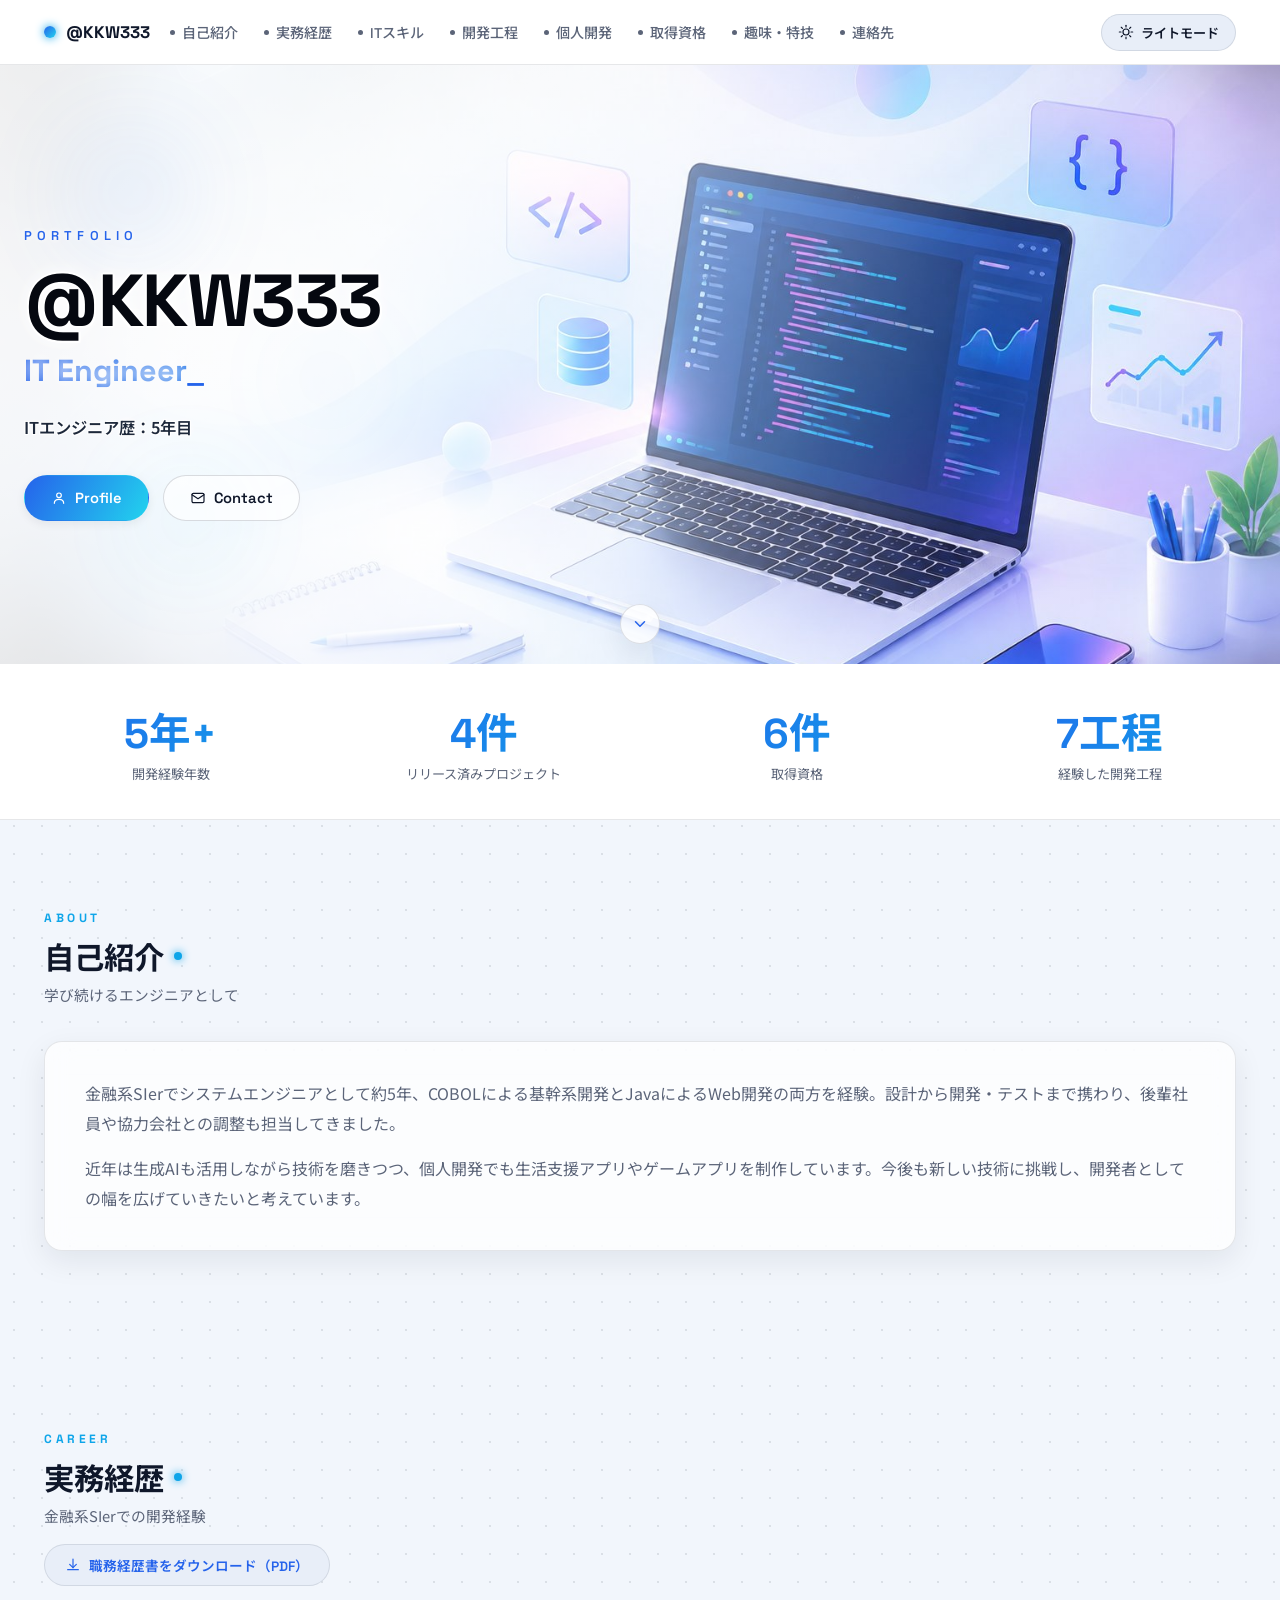
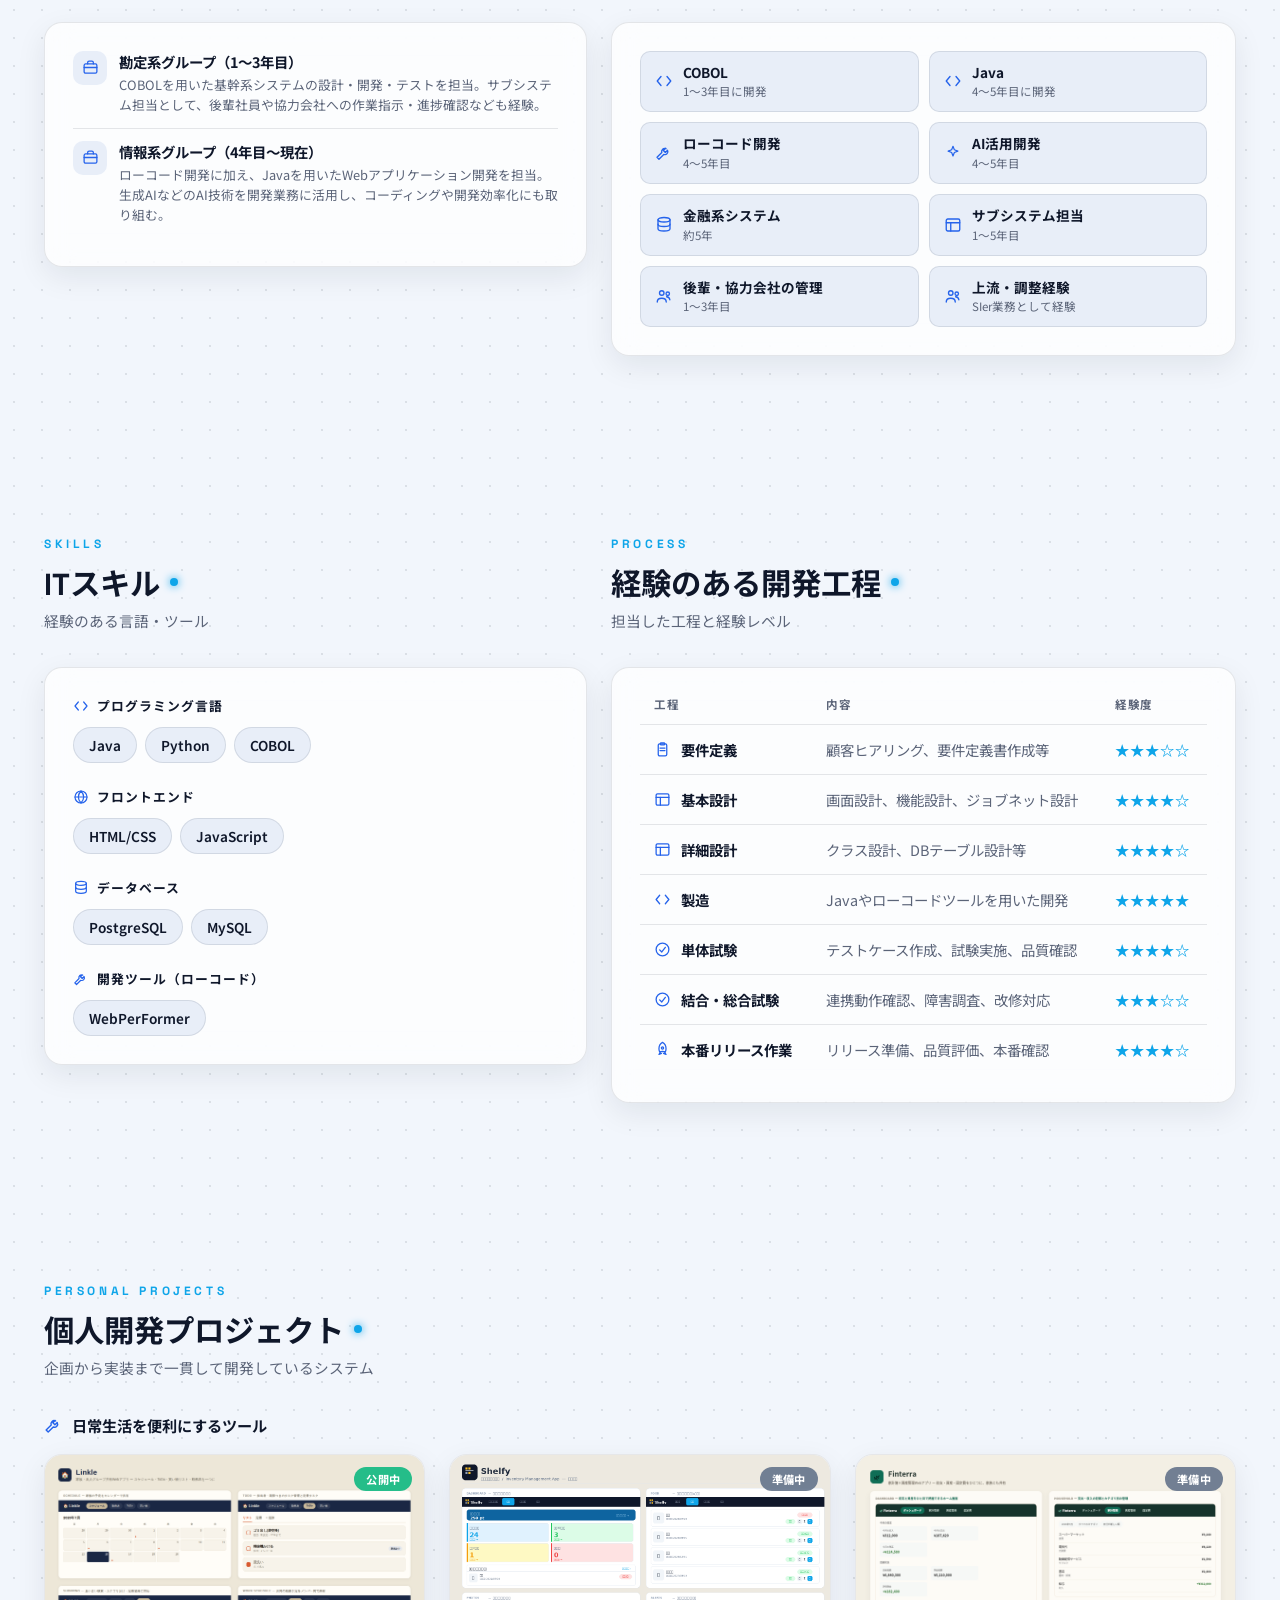
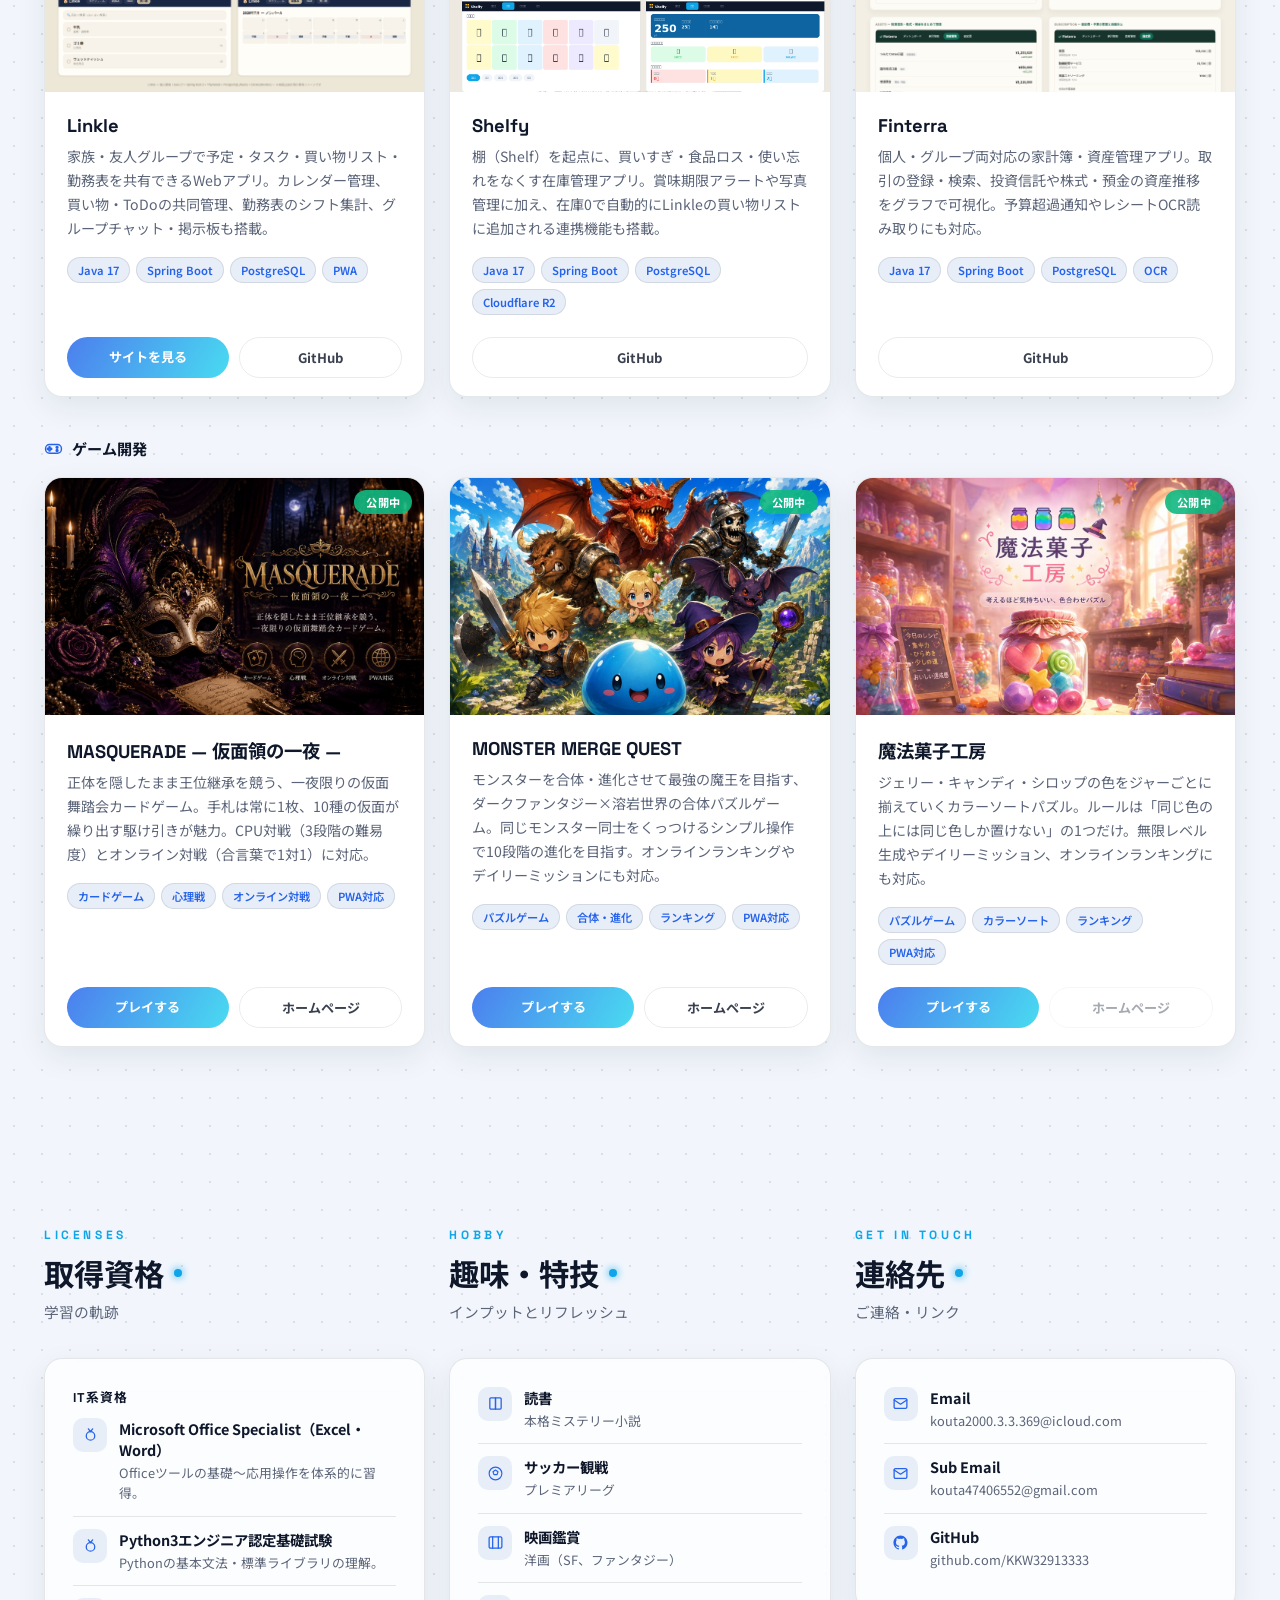
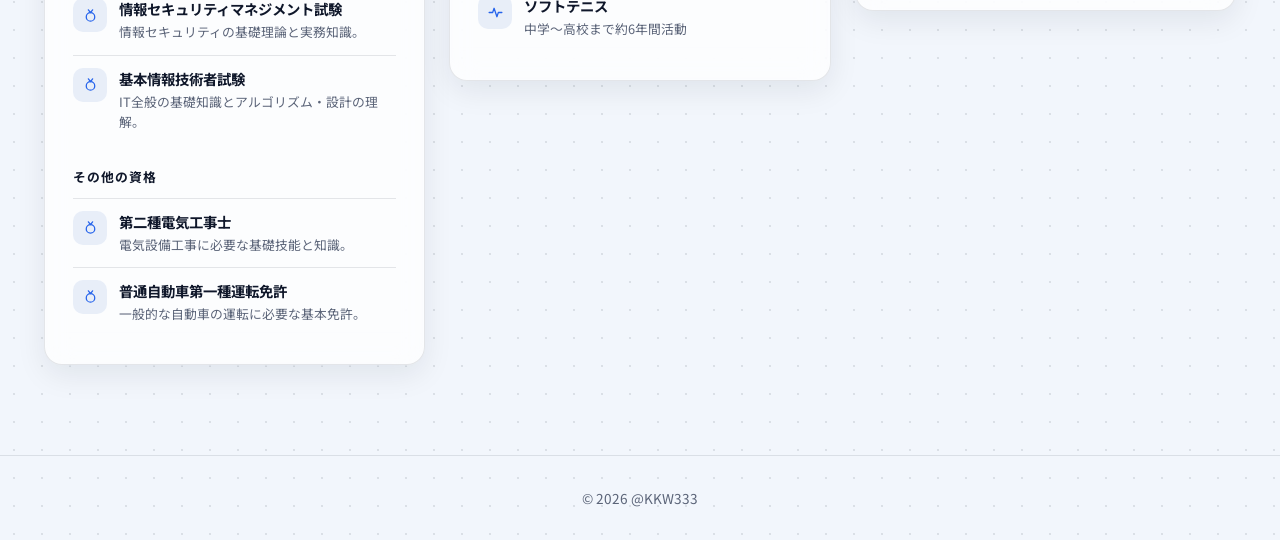
<file: index.html>
<!DOCTYPE html>
<html lang="ja">
<head>
  <meta charset="UTF-8">
  <meta name="viewport" content="width=device-width, initial-scale=1.0">
  <title>@KKW333 Portfolio</title>
  <meta name="description" content="IT Engineer @KKW333のポートフォリオサイト。ITスキル、開発工程の経験、個人開発プロジェクト（Linkle / Shelfy / Finterra ほか）を紹介しています。">

  <link rel="icon" type="image/svg+xml" href="favicon.svg">

  <meta property="og:type" content="website">
  <meta property="og:title" content="@KKW333 Portfolio">
  <meta property="og:description" content="IT Engineer @KKW333のポートフォリオサイト。ITスキル、開発工程の経験、個人開発プロジェクトを紹介しています。">
  <meta property="og:image" content="https://kkw32913333.github.io/kkw333-portfolio/og-image.png">
  <meta property="og:url" content="https://kkw32913333.github.io/kkw333-portfolio/">
  <meta name="twitter:card" content="summary_large_image">

  <link rel="stylesheet" href="style.css?v=2">
  <link rel="preconnect" href="https://fonts.googleapis.com">
  <link rel="preconnect" href="https://fonts.gstatic.com" crossorigin>
  <link href="https://fonts.googleapis.com/css2?family=Space+Grotesk:wght@400;500;600;700&family=Noto+Sans+JP:wght@400;500;600;700&display=swap" rel="stylesheet">
</head>
<body>
<a href="#top" class="skip-link">本文へスキップ</a>

<header class="site-header" id="siteHeader">
  <div class="header-inner">
    <a href="#top" class="logo-link">
      <span class="logo-dot"></span>
      <span class="logo-text">@KKW333</span>
    </a>

    <nav class="nav-links" aria-label="メインナビゲーション">
      <a href="#about" class="nav-link">自己紹介</a>
      <a href="#career" class="nav-link">実務経歴</a>
      <a href="#skills" class="nav-link">ITスキル</a>
      <a href="#process" class="nav-link">開発工程</a>
      <a href="#projects" class="nav-link">個人開発</a>
      <a href="#licenses-it" class="nav-link">取得資格</a>
      <a href="#hobby" class="nav-link">趣味・特技</a>
      <a href="#contact" class="nav-link">連絡先</a>
    </nav>

    <div class="header-actions">
      <button id="themeBtn" class="theme-toggle" aria-label="テーマ切り替え">
        <svg id="themeIconSun" viewBox="0 0 24 24" fill="none" stroke="currentColor" stroke-width="1.8" stroke-linecap="round" stroke-linejoin="round" width="16" height="16"><circle cx="12" cy="12" r="4.5"/><line x1="12" y1="2" x2="12" y2="4.5"/><line x1="12" y1="19.5" x2="12" y2="22"/><line x1="2" y1="12" x2="4.5" y2="12"/><line x1="19.5" y1="12" x2="22" y2="12"/><line x1="4.9" y1="4.9" x2="6.6" y2="6.6"/><line x1="17.4" y1="17.4" x2="19.1" y2="19.1"/><line x1="4.9" y1="19.1" x2="6.6" y2="17.4"/><line x1="17.4" y1="6.6" x2="19.1" y2="4.9"/></svg>
        <svg id="themeIconMoon" viewBox="0 0 24 24" fill="none" stroke="currentColor" stroke-width="1.8" stroke-linecap="round" stroke-linejoin="round" width="16" height="16" style="display:none"><path d="M20 14.5A8.5 8.5 0 1 1 9.5 4a7 7 0 0 0 10.5 10.5z"/></svg>
        <span id="themeLabel">ライトモード</span>
      </button>
      <button class="menu-toggle" id="menuToggle" aria-label="メニューを開閉" aria-expanded="false">
        <span></span><span></span><span></span>
      </button>
    </div>
  </div>

  <nav class="mobile-nav-panel" id="mobileNavPanel" aria-label="モバイルナビゲーション">
    <a href="#about">自己紹介</a>
    <a href="#career">実務経歴</a>
    <a href="#skills">ITスキル</a>
    <a href="#process">開発工程</a>
    <a href="#projects">個人開発</a>
    <a href="#licenses-it">取得資格</a>
    <a href="#hobby">趣味・特技</a>
    <a href="#contact">連絡先</a>
  </nav>
</header>

<main id="top">
  <section class="hero" id="hero">
    <div class="hero-bg-slider" aria-hidden="true">
      <div class="hero-bg-track">
        <div class="hero-bg-slide" style="background-image:url('images/hero-bg.jpg')"></div>
        <div class="hero-bg-slide" style="background-image:url('images/hero-bg2.jpg')"></div>
        <div class="hero-bg-slide" style="background-image:url('images/hero-bg.jpg')"></div>
      </div>
    </div>
    <div class="hero-bg-overlay" aria-hidden="true"></div>
    <div class="hero-blob b1" aria-hidden="true"></div>
    <div class="hero-blob b2" aria-hidden="true"></div>
    <div class="hero-blob b3" aria-hidden="true"></div>

    <div class="hero-stars" aria-hidden="true">
      <span style="top:12%; left:8%; animation-delay:0s;"></span>
      <span style="top:22%; left:20%; animation-delay:0.6s;"></span>
      <span style="top:8%; left:38%; animation-delay:1.2s;"></span>
      <span style="top:32%; left:52%; animation-delay:0.3s;"></span>
      <span style="top:15%; left:68%; animation-delay:1.6s;"></span>
      <span style="top:40%; left:82%; animation-delay:0.9s;"></span>
      <span style="top:60%; left:12%; animation-delay:1.4s;"></span>
      <span style="top:75%; left:30%; animation-delay:0.4s;"></span>
      <span style="top:65%; left:60%; animation-delay:1.8s;"></span>
      <span style="top:82%; left:75%; animation-delay:0.7s;"></span>
      <span style="top:48%; left:92%; animation-delay:1.1s;"></span>
      <span style="top:5%; left:88%; animation-delay:0.2s;"></span>
    </div>
    <div class="hero-inner">
      <div class="hero-copy">
        <p class="hero-eyebrow">Portfolio</p>
        <h1 class="hero-title">@KKW333</h1>
        <p class="hero-subtitle">IT Engineer<span class="hero-cursor">_</span></p>
        <p class="hero-text">
          ITエンジニア歴：5年目
        </p>
        <div class="hero-actions">
          <a href="#about" class="btn primary-btn">
            <svg viewBox="0 0 24 24" fill="none" stroke="currentColor" stroke-width="1.8" stroke-linecap="round" stroke-linejoin="round" width="16" height="16"><circle cx="12" cy="8" r="3.5"/><path d="M5 20c0-3.5 3-6 7-6s7 2.5 7 6"/></svg>
            Profile
          </a>
          <a href="#contact" class="btn ghost-btn">
            <svg viewBox="0 0 24 24" fill="none" stroke="currentColor" stroke-width="1.8" stroke-linecap="round" stroke-linejoin="round" width="16" height="16"><rect x="3" y="5" width="18" height="14" rx="2"/><polyline points="3 7 12 13 21 7"/></svg>
            Contact
          </a>
        </div>
      </div>
    </div>

    <a href="#about" class="hero-scroll-indicator" aria-label="下にスクロール">
      <svg viewBox="0 0 24 24" fill="none" stroke="currentColor" stroke-width="2" stroke-linecap="round" stroke-linejoin="round" width="18" height="18"><polyline points="6 9 12 15 18 9"/></svg>
    </a>
  </section>

  <section class="stats-strip reveal" aria-label="実績サマリー">
    <div class="stats-strip-inner">
      <div class="stat-item">
        <p class="stat-number" data-count-to="5" data-suffix="年+">0</p>
        <p class="stat-label">開発経験年数</p>
      </div>
      <div class="stat-item">
        <p class="stat-number" data-count-to="4" data-suffix="件">0</p>
        <p class="stat-label">リリース済みプロジェクト</p>
      </div>
      <div class="stat-item">
        <p class="stat-number" data-count-to="6" data-suffix="件">0</p>
        <p class="stat-label">取得資格</p>
      </div>
      <div class="stat-item">
        <p class="stat-number" data-count-to="7" data-suffix="工程">0</p>
        <p class="stat-label">経験した開発工程</p>
      </div>
    </div>
  </section>

  <section id="about" class="section reveal" aria-labelledby="about-title">
    <div class="section-header">
      <p class="section-eyebrow">About</p>
      <h2 id="about-title">自己紹介</h2>
      <p class="section-subtitle">学び続けるエンジニアとして</p>
    </div>

    <div class="about-grid">
      <div class="card">
        <p>金融系SIerでシステムエンジニアとして約5年、COBOLによる基幹系開発とJavaによるWeb開発の両方を経験。設計から開発・テストまで携わり、後輩社員や協力会社との調整も担当してきました。</p>
        <p>近年は生成AIも活用しながら技術を磨きつつ、個人開発でも生活支援アプリやゲームアプリを制作しています。今後も新しい技術に挑戦し、開発者としての幅を広げていきたいと考えています。</p>
      </div>
    </div>
  </section>

  <section id="career" class="section reveal" aria-labelledby="career-title">
    <div class="section-header">
      <p class="section-eyebrow">Career</p>
      <h2 id="career-title">実務経歴</h2>
      <p class="section-subtitle">金融系SIerでの開発経験</p>
      <a href="resume.pdf" class="resume-download-link" download>
        <svg viewBox="0 0 24 24" fill="none" stroke="currentColor" stroke-width="1.8" stroke-linecap="round" stroke-linejoin="round"><path d="M12 3v13"/><polyline points="7 11 12 16 17 11"/><path d="M4 19h16"/></svg>
        職務経歴書をダウンロード（PDF）
      </a>
    </div>

    <div class="two-col-grid">
      <div>
        <div class="card">
          <div class="list-item">
            <div class="list-icon">
              <svg viewBox="0 0 24 24" fill="none" stroke="currentColor" stroke-width="1.8" stroke-linecap="round" stroke-linejoin="round"><rect x="3" y="7" width="18" height="13" rx="2"/><path d="M8 7V5a2 2 0 0 1 2-2h4a2 2 0 0 1 2 2v2"/><line x1="3" y1="12" x2="21" y2="12"/></svg>
            </div>
            <div class="list-body">
              <h4>勘定系グループ（1〜3年目）</h4>
              <p>COBOLを用いた基幹系システムの設計・開発・テストを担当。サブシステム担当として、後輩社員や協力会社への作業指示・進捗確認なども経験。</p>
            </div>
          </div>
          <div class="list-item">
            <div class="list-icon">
              <svg viewBox="0 0 24 24" fill="none" stroke="currentColor" stroke-width="1.8" stroke-linecap="round" stroke-linejoin="round"><rect x="3" y="7" width="18" height="13" rx="2"/><path d="M8 7V5a2 2 0 0 1 2-2h4a2 2 0 0 1 2 2v2"/><line x1="3" y1="12" x2="21" y2="12"/></svg>
            </div>
            <div class="list-body">
              <h4>情報系グループ（4年目〜現在）</h4>
              <p>ローコード開発に加え、Javaを用いたWebアプリケーション開発を担当。生成AIなどのAI技術を開発業務に活用し、コーディングや開発効率化にも取り組む。</p>
            </div>
          </div>
        </div>
      </div>

      <div>
        <div class="card">
          <div class="experience-grid">
            <div class="experience-item">
              <svg viewBox="0 0 24 24" fill="none" stroke="currentColor" stroke-width="1.8" stroke-linecap="round" stroke-linejoin="round"><polyline points="8 6 3 12 8 18"/><polyline points="16 6 21 12 16 18"/></svg>
              <div class="exp-body">
                <h4>COBOL</h4>
                <p>1〜3年目に開発</p>
              </div>
            </div>
            <div class="experience-item">
              <svg viewBox="0 0 24 24" fill="none" stroke="currentColor" stroke-width="1.8" stroke-linecap="round" stroke-linejoin="round"><polyline points="8 6 3 12 8 18"/><polyline points="16 6 21 12 16 18"/></svg>
              <div class="exp-body">
                <h4>Java</h4>
                <p>4〜5年目に開発</p>
              </div>
            </div>
            <div class="experience-item">
              <svg viewBox="0 0 24 24" fill="none" stroke="currentColor" stroke-width="1.8" stroke-linecap="round" stroke-linejoin="round"><path d="M14.7 6.3a4 4 0 0 0-5.6 5l-6.4 6.4 2.6 2.6 6.4-6.4a4 4 0 0 0 5-5.6l-2.9 2.9-2.6-2.6 2.9-2.9z"/></svg>
              <div class="exp-body">
                <h4>ローコード開発</h4>
                <p>4〜5年目</p>
              </div>
            </div>
            <div class="experience-item">
              <svg viewBox="0 0 24 24" fill="none" stroke="currentColor" stroke-width="1.6" stroke-linecap="round" stroke-linejoin="round"><path d="M12 3l1.8 4.7L18.5 9.5 13.8 11.3 12 16l-1.8-4.7L5.5 9.5l4.7-1.8L12 3z"/></svg>
              <div class="exp-body">
                <h4>AI活用開発</h4>
                <p>4〜5年目</p>
              </div>
            </div>
            <div class="experience-item">
              <svg viewBox="0 0 24 24" fill="none" stroke="currentColor" stroke-width="1.8" stroke-linecap="round" stroke-linejoin="round"><ellipse cx="12" cy="5" rx="8" ry="3"/><path d="M4 5v6c0 1.7 3.6 3 8 3s8-1.3 8-3V5"/><path d="M4 11v6c0 1.7 3.6 3 8 3s8-1.3 8-3v-6"/></svg>
              <div class="exp-body">
                <h4>金融系システム</h4>
                <p>約5年</p>
              </div>
            </div>
            <div class="experience-item">
              <svg viewBox="0 0 24 24" fill="none" stroke="currentColor" stroke-width="1.8" stroke-linecap="round" stroke-linejoin="round"><rect x="3" y="4" width="18" height="16" rx="2"/><line x1="3" y1="9" x2="21" y2="9"/><line x1="9" y1="9" x2="9" y2="20"/></svg>
              <div class="exp-body">
                <h4>サブシステム担当</h4>
                <p>1〜5年目</p>
              </div>
            </div>
            <div class="experience-item">
              <svg viewBox="0 0 24 24" fill="none" stroke="currentColor" stroke-width="1.8" stroke-linecap="round" stroke-linejoin="round"><circle cx="9" cy="8" r="3"/><path d="M3 20c0-3 2.5-5 6-5s6 2 6 5"/><circle cx="17" cy="9" r="2.3"/><path d="M15.5 13c2.5 0.3 4 2 4.3 4"/></svg>
              <div class="exp-body">
                <h4>後輩・協力会社の管理</h4>
                <p>1〜3年目</p>
              </div>
            </div>
            <div class="experience-item">
              <svg viewBox="0 0 24 24" fill="none" stroke="currentColor" stroke-width="1.8" stroke-linecap="round" stroke-linejoin="round"><circle cx="9" cy="8" r="3"/><path d="M3 20c0-3 2.5-5 6-5s6 2 6 5"/><circle cx="17" cy="9" r="2.3"/><path d="M15.5 13c2.5 0.3 4 2 4.3 4"/></svg>
              <div class="exp-body">
                <h4>上流・調整経験</h4>
                <p>SIer業務として経験</p>
              </div>
            </div>
          </div>
        </div>
      </div>
    </div>
  </section>

  <section class="section reveal" aria-labelledby="skills-process-title">
    <div class="two-col-grid">
      <div id="skills">
        <div class="section-header">
          <p class="section-eyebrow">Skills</p>
          <h2 id="skills-title">ITスキル</h2>
          <p class="section-subtitle">経験のある言語・ツール</p>
        </div>

        <div class="card">
          <div class="skill-cat-group">
            <p class="skill-cat-label">
              <svg viewBox="0 0 24 24" fill="none" stroke="currentColor" stroke-width="1.8" stroke-linecap="round" stroke-linejoin="round"><polyline points="8 6 3 12 8 18"/><polyline points="16 6 21 12 16 18"/></svg>
              プログラミング言語
            </p>
            <div class="skill-tag-row">
              <span class="skill-tag">Java</span>
              <span class="skill-tag">Python</span>
              <span class="skill-tag">COBOL</span>
            </div>
          </div>

          <div class="skill-cat-group">
            <p class="skill-cat-label">
              <svg viewBox="0 0 24 24" fill="none" stroke="currentColor" stroke-width="1.8" stroke-linecap="round" stroke-linejoin="round"><circle cx="12" cy="12" r="9"/><line x1="3" y1="12" x2="21" y2="12"/><path d="M12 3c2.5 2.7 4 6 4 9s-1.5 6.3-4 9c-2.5-2.7-4-6-4-9s1.5-6.3 4-9z"/></svg>
              フロントエンド
            </p>
            <div class="skill-tag-row">
              <span class="skill-tag">HTML/CSS</span>
              <span class="skill-tag">JavaScript</span>
            </div>
          </div>

          <div class="skill-cat-group">
            <p class="skill-cat-label">
              <svg viewBox="0 0 24 24" fill="none" stroke="currentColor" stroke-width="1.8" stroke-linecap="round" stroke-linejoin="round"><ellipse cx="12" cy="5" rx="8" ry="3"/><path d="M4 5v6c0 1.7 3.6 3 8 3s8-1.3 8-3V5"/><path d="M4 11v6c0 1.7 3.6 3 8 3s8-1.3 8-3v-6"/></svg>
              データベース
            </p>
            <div class="skill-tag-row">
              <span class="skill-tag">PostgreSQL</span>
              <span class="skill-tag">MySQL</span>
            </div>
          </div>

          <div class="skill-cat-group">
            <p class="skill-cat-label">
              <svg viewBox="0 0 24 24" fill="none" stroke="currentColor" stroke-width="1.8" stroke-linecap="round" stroke-linejoin="round"><path d="M14.7 6.3a4 4 0 0 0-5.6 5l-6.4 6.4 2.6 2.6 6.4-6.4a4 4 0 0 0 5-5.6l-2.9 2.9-2.6-2.6 2.9-2.9z"/></svg>
              開発ツール（ローコード）
            </p>
            <div class="skill-tag-row">
              <span class="skill-tag">WebPerFormer</span>
            </div>
          </div>
        </div>
      </div>

      <div id="process">
        <div class="section-header">
          <p class="section-eyebrow">Process</p>
          <h2 id="process-title">経験のある開発工程</h2>
          <p class="section-subtitle">担当した工程と経験レベル</p>
        </div>

        <div class="card">
          <div class="process-table-wrapper">
            <table class="process-table">
              <thead>
                <tr>
                  <th>工程</th>
                  <th>内容</th>
                  <th>経験度</th>
                </tr>
              </thead>
              <tbody>
                <tr>
                  <td>
                    <span class="process-row-name">
                      <svg viewBox="0 0 24 24" fill="none" stroke="currentColor" stroke-width="1.8" stroke-linecap="round" stroke-linejoin="round"><rect x="6" y="4" width="12" height="17" rx="2"/><rect x="9" y="2.5" width="6" height="3" rx="1"/><line x1="8.5" y1="10" x2="15.5" y2="10"/><line x1="8.5" y1="13.5" x2="15.5" y2="13.5"/></svg>
                      要件定義
                    </span>
                  </td>
                  <td class="process-desc">顧客ヒアリング、要件定義書作成等</td>
                  <td><span class="level level-3">★★★☆☆</span></td>
                </tr>
                <tr>
                  <td>
                    <span class="process-row-name">
                      <svg viewBox="0 0 24 24" fill="none" stroke="currentColor" stroke-width="1.8" stroke-linecap="round" stroke-linejoin="round"><rect x="3" y="4" width="18" height="16" rx="2"/><line x1="3" y1="9" x2="21" y2="9"/><line x1="9" y1="9" x2="9" y2="20"/></svg>
                      基本設計
                    </span>
                  </td>
                  <td class="process-desc">画面設計、機能設計、ジョブネット設計</td>
                  <td><span class="level level-4">★★★★☆</span></td>
                </tr>
                <tr>
                  <td>
                    <span class="process-row-name">
                      <svg viewBox="0 0 24 24" fill="none" stroke="currentColor" stroke-width="1.8" stroke-linecap="round" stroke-linejoin="round"><rect x="3" y="4" width="18" height="16" rx="2"/><line x1="3" y1="9" x2="21" y2="9"/><line x1="9" y1="9" x2="9" y2="20"/></svg>
                      詳細設計
                    </span>
                  </td>
                  <td class="process-desc">クラス設計、DBテーブル設計等</td>
                  <td><span class="level level-4">★★★★☆</span></td>
                </tr>
                <tr>
                  <td>
                    <span class="process-row-name">
                      <svg viewBox="0 0 24 24" fill="none" stroke="currentColor" stroke-width="1.8" stroke-linecap="round" stroke-linejoin="round"><polyline points="8 6 3 12 8 18"/><polyline points="16 6 21 12 16 18"/></svg>
                      製造
                    </span>
                  </td>
                  <td class="process-desc">Javaやローコードツールを用いた開発</td>
                  <td><span class="level level-5">★★★★★</span></td>
                </tr>
                <tr>
                  <td>
                    <span class="process-row-name">
                      <svg viewBox="0 0 24 24" fill="none" stroke="currentColor" stroke-width="1.8" stroke-linecap="round" stroke-linejoin="round"><circle cx="12" cy="12" r="9"/><polyline points="8 12.5 11 15.5 16 9"/></svg>
                      単体試験
                    </span>
                  </td>
                  <td class="process-desc">テストケース作成、試験実施、品質確認</td>
                  <td><span class="level level-4">★★★★☆</span></td>
                </tr>
                <tr>
                  <td>
                    <span class="process-row-name">
                      <svg viewBox="0 0 24 24" fill="none" stroke="currentColor" stroke-width="1.8" stroke-linecap="round" stroke-linejoin="round"><circle cx="12" cy="12" r="9"/><polyline points="8 12.5 11 15.5 16 9"/></svg>
                      結合・総合試験
                    </span>
                  </td>
                  <td class="process-desc">連携動作確認、障害調査、改修対応</td>
                  <td><span class="level level-3">★★★☆☆</span></td>
                </tr>
                <tr>
                  <td>
                    <span class="process-row-name">
                      <svg viewBox="0 0 24 24" fill="none" stroke="currentColor" stroke-width="1.8" stroke-linecap="round" stroke-linejoin="round"><path d="M12 2c3 1.5 5 5 5 9 0 2-0.5 3.5-1 4.5l-4-1-4 1c-0.5-1-1-2.5-1-4.5 0-4 2-7.5 5-9z"/><circle cx="12" cy="10" r="1.6"/><path d="M9 15.5l-2 3.5 3.5-1.5"/><path d="M15 15.5l2 3.5-3.5-1.5"/></svg>
                      本番リリース作業
                    </span>
                  </td>
                  <td class="process-desc">リリース準備、品質評価、本番確認</td>
                  <td><span class="level level-4">★★★★☆</span></td>
                </tr>
              </tbody>
            </table>
          </div>
        </div>
      </div>
    </div>
  </section>

  <section id="projects" class="section reveal" aria-labelledby="projects-title">
    <div class="section-header">
      <p class="section-eyebrow">Personal Projects</p>
      <h2 id="projects-title">個人開発プロジェクト</h2>
      <p class="section-subtitle">企画から実装まで一貫して開発しているシステム</p>
    </div>

    <div class="project-group">
      <p class="project-group-label">
        <svg viewBox="0 0 24 24" fill="none" stroke="currentColor" stroke-width="1.8" stroke-linecap="round" stroke-linejoin="round"><path d="M14.7 6.3a4 4 0 0 0-5.6 5l-6.4 6.4 2.6 2.6 6.4-6.4a4 4 0 0 0 5-5.6l-2.9 2.9-2.6-2.6 2.9-2.9z"/></svg>
        日常生活を便利にするツール
      </p>
      <div class="project-grid">
        <article class="project-card">
          <div class="project-card-image">
            <img src="images/linkle.png" alt="Linkleのスケジュール・ToDo・買い物リスト・勤務表の画面" loading="lazy">
            <span class="project-status-badge">公開中</span>
          </div>
          <div class="project-card-body">
            <h3>Linkle</h3>
            <p>家族・友人グループで予定・タスク・買い物リスト・勤務表を共有できるWebアプリ。カレンダー管理、買い物・ToDoの共同管理、勤務表のシフト集計、グループチャット・掲示板も搭載。</p>
            <div class="project-tags">
              <span class="project-tag">Java 17</span>
              <span class="project-tag">Spring Boot</span>
              <span class="project-tag">PostgreSQL</span>
              <span class="project-tag">PWA</span>
            </div>
            <div class="project-card-actions">
              <a href="https://schedule-app-827q.onrender.com" class="project-btn primary" target="_blank" rel="noopener noreferrer">サイトを見る</a>
              <a href="https://github.com/KKW32913333/Linkle" class="project-btn ghost" target="_blank" rel="noopener noreferrer">GitHub</a>
            </div>
          </div>
        </article>

        <article class="project-card">
          <div class="project-card-image">
            <img src="images/shelfy.png" alt="Shelfyのダッシュボード・食品管理・写真一覧・アラート画面" loading="lazy">
            <span class="project-status-badge pending">準備中</span>
          </div>
          <div class="project-card-body">
            <h3>Shelfy</h3>
            <p>棚（Shelf）を起点に、買いすぎ・食品ロス・使い忘れをなくす在庫管理アプリ。賞味期限アラートや写真管理に加え、在庫0で自動的にLinkleの買い物リストに追加される連携機能も搭載。</p>
            <div class="project-tags">
              <span class="project-tag">Java 17</span>
              <span class="project-tag">Spring Boot</span>
              <span class="project-tag">PostgreSQL</span>
              <span class="project-tag">Cloudflare R2</span>
            </div>
            <div class="project-card-actions">
              <a href="https://github.com/KKW32913333/shelfy" class="project-btn ghost" target="_blank" rel="noopener noreferrer">GitHub</a>
            </div>
          </div>
        </article>

        <article class="project-card">
          <div class="project-card-image">
            <img src="images/finterra.png" alt="Finterraのダッシュボード・家計管理・資産管理・固定費画面" loading="lazy">
            <span class="project-status-badge pending">準備中</span>
          </div>
          <div class="project-card-body">
            <h3>Finterra</h3>
            <p>個人・グループ両対応の家計簿・資産管理アプリ。取引の登録・検索、投資信託や株式・預金の資産推移をグラフで可視化。予算超過通知やレシートOCR読み取りにも対応。</p>
            <div class="project-tags">
              <span class="project-tag">Java 17</span>
              <span class="project-tag">Spring Boot</span>
              <span class="project-tag">PostgreSQL</span>
              <span class="project-tag">OCR</span>
            </div>
            <div class="project-card-actions">
              <a href="https://github.com/KKW32913333/finterra" class="project-btn ghost" target="_blank" rel="noopener noreferrer">GitHub</a>
            </div>
          </div>
        </article>
      </div>
    </div>

    <div class="project-group">
      <p class="project-group-label">
        <svg viewBox="0 0 24 24" fill="none" stroke="currentColor" stroke-width="1.8" stroke-linecap="round" stroke-linejoin="round"><rect x="2" y="7" width="20" height="11" rx="5"/><line x1="7" y1="12.5" x2="7" y2="12.5"/><circle cx="7" cy="10.5" r="0.8" fill="currentColor"/><circle cx="7" cy="14.5" r="0.8" fill="currentColor"/><circle cx="5" cy="12.5" r="0.8" fill="currentColor"/><circle cx="9" cy="12.5" r="0.8" fill="currentColor"/><circle cx="16.5" cy="10.5" r="1.2" fill="currentColor"/><circle cx="16.5" cy="14.5" r="1.2" fill="currentColor"/></svg>
        ゲーム開発
      </p>
      <div class="project-grid">
        <article class="project-card">
          <div class="project-card-image">
            <img src="images/masquerade.jpg" alt="MASQUERADEのタイトルアート" loading="lazy">
            <span class="project-status-badge">公開中</span>
          </div>
          <div class="project-card-body">
            <h3>MASQUERADE ― 仮面領の一夜 ―</h3>
            <p>正体を隠したまま王位継承を競う、一夜限りの仮面舞踏会カードゲーム。手札は常に1枚、10種の仮面が繰り出す駆け引きが魅力。CPU対戦（3段階の難易度）とオンライン対戦（合言葉で1対1）に対応。</p>
            <div class="project-tags">
              <span class="project-tag">カードゲーム</span>
              <span class="project-tag">心理戦</span>
              <span class="project-tag">オンライン対戦</span>
              <span class="project-tag">PWA対応</span>
            </div>
            <div class="project-card-actions">
              <a href="https://kkw32913333.github.io/masquerade/" class="project-btn primary" target="_blank" rel="noopener noreferrer">プレイする</a>
              <a href="https://kkw32913333.github.io/masquerade/" class="project-btn ghost" target="_blank" rel="noopener noreferrer">ホームページ</a>
            </div>
          </div>
        </article>

        <article class="project-card">
          <div class="project-card-image">
            <img src="images/mmq.jpg" alt="MONSTER MERGE QUESTのキービジュアル" loading="lazy">
            <span class="project-status-badge">公開中</span>
          </div>
          <div class="project-card-body">
            <h3>MONSTER MERGE QUEST</h3>
            <p>モンスターを合体・進化させて最強の魔王を目指す、ダークファンタジー×溶岩世界の合体パズルゲーム。同じモンスター同士をくっつけるシンプル操作で10段階の進化を目指す。オンラインランキングやデイリーミッションにも対応。</p>
            <div class="project-tags">
              <span class="project-tag">パズルゲーム</span>
              <span class="project-tag">合体・進化</span>
              <span class="project-tag">ランキング</span>
              <span class="project-tag">PWA対応</span>
            </div>
            <div class="project-card-actions">
              <a href="https://kkw32913333.github.io/HP_MMQ/" class="project-btn primary" target="_blank" rel="noopener noreferrer">プレイする</a>
              <a href="https://kkw32913333.github.io/HP_MMQ/" class="project-btn ghost" target="_blank" rel="noopener noreferrer">ホームページ</a>
            </div>
          </div>
        </article>

        <article class="project-card">
          <div class="project-card-image">
            <img src="images/candy.jpg" alt="魔法菓子工房のタイトルアート" loading="lazy">
            <span class="project-status-badge">公開中</span>
          </div>
          <div class="project-card-body">
            <h3>魔法菓子工房</h3>
            <p>ジェリー・キャンディ・シロップの色をジャーごとに揃えていくカラーソートパズル。ルールは「同じ色の上には同じ色しか置けない」の1つだけ。無限レベル生成やデイリーミッション、オンラインランキングにも対応。</p>
            <div class="project-tags">
              <span class="project-tag">パズルゲーム</span>
              <span class="project-tag">カラーソート</span>
              <span class="project-tag">ランキング</span>
              <span class="project-tag">PWA対応</span>
            </div>
            <div class="project-card-actions">
              <a href="https://kkw32913333.github.io/mahou-kashi-koubou/" class="project-btn primary" target="_blank" rel="noopener noreferrer">プレイする</a>
              <span class="project-btn ghost disabled" aria-disabled="true">ホームページ</span>
            </div>
          </div>
        </article>
      </div>
    </div>
  </section>

  <section class="section reveal" aria-label="取得資格・趣味・連絡先">
    <div class="bottom-grid">
      <div id="licenses-it">
        <div class="section-header">
          <p class="section-eyebrow">Licenses</p>
          <h2 id="licenses-it-title">取得資格</h2>
          <p class="section-subtitle">学習の軌跡</p>
        </div>
        <div class="card">
          <p class="skill-cat-label">IT系資格</p>
          <div class="list-item">
            <div class="list-icon">
              <svg viewBox="0 0 24 24" fill="none" stroke="currentColor" stroke-width="1.8" stroke-linecap="round" stroke-linejoin="round"><circle cx="12" cy="14" r="6"/><path d="M9 4l3 4 3-4"/></svg>
            </div>
            <div class="list-body">
              <h4>Microsoft Office Specialist（Excel・Word）</h4>
              <p>Officeツールの基礎〜応用操作を体系的に習得。</p>
            </div>
          </div>
          <div class="list-item">
            <div class="list-icon">
              <svg viewBox="0 0 24 24" fill="none" stroke="currentColor" stroke-width="1.8" stroke-linecap="round" stroke-linejoin="round"><circle cx="12" cy="14" r="6"/><path d="M9 4l3 4 3-4"/></svg>
            </div>
            <div class="list-body">
              <h4>Python3エンジニア認定基礎試験</h4>
              <p>Pythonの基本文法・標準ライブラリの理解。</p>
            </div>
          </div>
          <div class="list-item">
            <div class="list-icon">
              <svg viewBox="0 0 24 24" fill="none" stroke="currentColor" stroke-width="1.8" stroke-linecap="round" stroke-linejoin="round"><circle cx="12" cy="14" r="6"/><path d="M9 4l3 4 3-4"/></svg>
            </div>
            <div class="list-body">
              <h4>情報セキュリティマネジメント試験</h4>
              <p>情報セキュリティの基礎理論と実務知識。</p>
            </div>
          </div>
          <div class="list-item">
            <div class="list-icon">
              <svg viewBox="0 0 24 24" fill="none" stroke="currentColor" stroke-width="1.8" stroke-linecap="round" stroke-linejoin="round"><circle cx="12" cy="14" r="6"/><path d="M9 4l3 4 3-4"/></svg>
            </div>
            <div class="list-body">
              <h4>基本情報技術者試験</h4>
              <p>IT全般の基礎知識とアルゴリズム・設計の理解。</p>
            </div>
          </div>

          <p class="skill-cat-label" style="margin-top: 22px;">その他の資格</p>
          <div class="list-item">
            <div class="list-icon">
              <svg viewBox="0 0 24 24" fill="none" stroke="currentColor" stroke-width="1.8" stroke-linecap="round" stroke-linejoin="round"><circle cx="12" cy="14" r="6"/><path d="M9 4l3 4 3-4"/></svg>
            </div>
            <div class="list-body">
              <h4>第二種電気工事士</h4>
              <p>電気設備工事に必要な基礎技能と知識。</p>
            </div>
          </div>
          <div class="list-item">
            <div class="list-icon">
              <svg viewBox="0 0 24 24" fill="none" stroke="currentColor" stroke-width="1.8" stroke-linecap="round" stroke-linejoin="round"><circle cx="12" cy="14" r="6"/><path d="M9 4l3 4 3-4"/></svg>
            </div>
            <div class="list-body">
              <h4>普通自動車第一種運転免許</h4>
              <p>一般的な自動車の運転に必要な基本免許。</p>
            </div>
          </div>
        </div>
      </div>

      <div id="hobby">
        <div class="section-header">
          <p class="section-eyebrow">Hobby</p>
          <h2 id="hobby-title">趣味・特技</h2>
          <p class="section-subtitle">インプットとリフレッシュ</p>
        </div>
        <div class="card">
          <div class="list-item">
            <div class="list-icon">
              <svg viewBox="0 0 24 24" fill="none" stroke="currentColor" stroke-width="1.8" stroke-linecap="round" stroke-linejoin="round"><path d="M4 5.5C4 4.7 4.7 4 5.5 4H12v16H5.5c-0.8 0-1.5-0.7-1.5-1.5v-13z"/><path d="M20 5.5C20 4.7 19.3 4 18.5 4H12v16h6.5c0.8 0 1.5-0.7 1.5-1.5v-13z"/></svg>
            </div>
            <div class="list-body">
              <h4>読書</h4>
              <p>本格ミステリー小説</p>
            </div>
          </div>
          <div class="list-item">
            <div class="list-icon">
              <svg viewBox="0 0 24 24" fill="none" stroke="currentColor" stroke-width="1.6" stroke-linecap="round" stroke-linejoin="round"><circle cx="12" cy="12" r="9"/><path d="M12 7l3.5 2.5-1.3 4.1h-4.4L8.5 9.5z"/></svg>
            </div>
            <div class="list-body">
              <h4>サッカー観戦</h4>
              <p>プレミアリーグ</p>
            </div>
          </div>
          <div class="list-item">
            <div class="list-icon">
              <svg viewBox="0 0 24 24" fill="none" stroke="currentColor" stroke-width="1.8" stroke-linecap="round" stroke-linejoin="round"><rect x="3" y="4" width="18" height="16" rx="2"/><line x1="8" y1="4" x2="8" y2="20"/><line x1="16" y1="4" x2="16" y2="20"/></svg>
            </div>
            <div class="list-body">
              <h4>映画鑑賞</h4>
              <p>洋画（SF、ファンタジー）</p>
            </div>
          </div>
          <div class="list-item">
            <div class="list-icon">
              <svg viewBox="0 0 24 24" fill="none" stroke="currentColor" stroke-width="1.8" stroke-linecap="round" stroke-linejoin="round"><polyline points="3 12 8 12 10 6 14 18 16 12 21 12"/></svg>
            </div>
            <div class="list-body">
              <h4>ソフトテニス</h4>
              <p>中学〜高校まで約6年間活動</p>
            </div>
          </div>
        </div>
      </div>

      <div id="contact">
        <div class="section-header">
          <p class="section-eyebrow">Get in touch</p>
          <h2 id="contact-title">連絡先</h2>
          <p class="section-subtitle">ご連絡・リンク</p>
        </div>
        <div class="card">
          <div class="list-item">
            <div class="list-icon">
              <svg viewBox="0 0 24 24" fill="none" stroke="currentColor" stroke-width="1.8" stroke-linecap="round" stroke-linejoin="round"><rect x="3" y="5" width="18" height="14" rx="2"/><polyline points="3 7 12 13 21 7"/></svg>
            </div>
            <div class="list-body">
              <h4>Email</h4>
              <p><a href="mailto:kouta2000.3.3.369@icloud.com">kouta2000.3.3.369@icloud.com</a></p>
            </div>
          </div>
          <div class="list-item">
            <div class="list-icon">
              <svg viewBox="0 0 24 24" fill="none" stroke="currentColor" stroke-width="1.8" stroke-linecap="round" stroke-linejoin="round"><rect x="3" y="5" width="18" height="14" rx="2"/><polyline points="3 7 12 13 21 7"/></svg>
            </div>
            <div class="list-body">
              <h4>Sub Email</h4>
              <p><a href="mailto:kouta47406552@gmail.com">kouta47406552@gmail.com</a></p>
            </div>
          </div>
          <div class="list-item">
            <div class="list-icon">
              <svg viewBox="0 0 24 24" fill="currentColor"><path d="M12 2C6.5 2 2 6.6 2 12.3c0 4.5 2.9 8.3 6.9 9.7.5.1.7-.2.7-.5v-1.9c-2.8.6-3.4-1.4-3.4-1.4-.5-1.2-1.1-1.5-1.1-1.5-.9-.6.1-.6.1-.6 1 .1 1.5 1 1.5 1 .9 1.5 2.3 1.1 2.9.8.1-.7.4-1.1.6-1.4-2.2-.3-4.6-1.1-4.6-5 0-1.1.4-2 1-2.7-.1-.3-.5-1.4.1-2.9 0 0 .8-.3 2.7 1a9.4 9.4 0 0 1 5 0c1.9-1.3 2.7-1 2.7-1 .5 1.5.2 2.6.1 2.9.6.7 1 1.6 1 2.7 0 3.9-2.3 4.7-4.6 5 .4.3.7 1 .7 2v3c0 .3.2.6.7.5 4-1.4 6.9-5.2 6.9-9.7C22 6.6 17.5 2 12 2z"/></svg>
            </div>
            <div class="list-body">
              <h4>GitHub</h4>
              <p><a href="https://github.com/KKW32913333/kkw333-portfolio" target="_blank" rel="noopener noreferrer">github.com/KKW32913333</a></p>
            </div>
          </div>
        </div>
      </div>
    </div>
  </section>
</main>

<footer class="site-footer">
  <p>© 2026 @KKW333</p>
</footer>

<button class="back-to-top" id="backToTop" aria-label="ページの先頭へ戻る">
  <svg viewBox="0 0 24 24" fill="none" stroke="currentColor" stroke-width="2" stroke-linecap="round" stroke-linejoin="round"><line x1="12" y1="19" x2="12" y2="5"/><polyline points="6 11 12 5 18 11"/></svg>
</button>

<script src="script.js?v=3"></script>
</body>
</html>
</file>
<file: style.css>
/* ================================
   カラートークン（ライト / ダーク）
================================ */
:root {
  --bg: #f2f6fc;
  --bg-soft: #e8eef8;
  --card: rgba(255, 255, 255, 0.72);
  --card-solid: #ffffff;
  --text: #0f172a;
  --text-muted: #5b6478;
  --accent: #2563eb;
  --accent2: #0ea5e9;
  --accent3: #22d3ee;
  --border: rgba(15, 23, 42, 0.1);
  --shadow: 0 10px 30px rgba(15, 23, 42, 0.08);
  --shadow-sm: 0 3px 10px rgba(15, 23, 42, 0.07);
  --shadow-lg: 0 22px 48px rgba(15, 23, 42, 0.18);
  --radius: 18px;
  --radius-sm: 10px;
  --transition: 0.3s ease;

  --font-display: "Space Grotesk", "Noto Sans JP", sans-serif;
  --font-body: "Noto Sans JP", "Space Grotesk", sans-serif;
}

[data-theme="dark"] {
  --bg: #0a1220;
  --bg-soft: #0e1a2e;
  --card: rgba(30, 41, 59, 0.55);
  --card-solid: #101a2c;
  --text: #e6ecf5;
  --text-muted: #93a0b8;
  --accent: #3b82f6;
  --accent2: #38bdf8;
  --accent3: #22d3ee;
  --border: rgba(226, 232, 240, 0.12);
  --shadow: 0 10px 30px rgba(0, 0, 0, 0.5);
  --shadow-sm: 0 3px 10px rgba(0, 0, 0, 0.4);
  --shadow-lg: 0 22px 48px rgba(0, 0, 0, 0.6);
}

/* ================================
   リセット
================================ */
* {
  margin: 0;
  padding: 0;
  box-sizing: border-box;
  font-family: var(--font-body);
}

html {
  scroll-behavior: smooth;
  scroll-padding-top: 72px;
}

body {
  background:
    radial-gradient(circle, var(--border) 1px, transparent 1px) 0 0 / 28px 28px,
    var(--bg);
  color: var(--text);
  transition: background 0.3s ease, color 0.3s ease;
  overflow-x: hidden;
  padding-top: 64px;
}

h1, h2, h3, .nav-link, .btn, .section-eyebrow, .logo-text {
  font-family: var(--font-display);
}

p, li, td, .card {
  overflow-wrap: break-word;
  word-break: normal;
  line-break: strict;
}

a {
  color: inherit;
}

@media (prefers-reduced-motion: reduce) {
  *, *::before, *::after {
    animation-duration: 0.01ms !important;
    animation-iteration-count: 1 !important;
    transition-duration: 0.01ms !important;
    scroll-behavior: auto !important;
  }

  .hero-bg-track {
    animation-duration: 16s !important;
    animation-iteration-count: infinite !important;
  }
}

/* ================================
   スキップリンク
================================ */
.skip-link {
  position: fixed;
  top: -60px;
  left: 12px;
  z-index: 3000;
  background: var(--accent);
  color: #fff;
  font-family: var(--font-display);
  font-weight: 600;
  font-size: 0.9rem;
  padding: 10px 18px;
  border-radius: var(--radius-sm);
  text-decoration: none;
  transition: top 0.2s ease;
}

.skip-link:focus {
  top: 12px;
}

/* ================================
   ヘッダー
================================ */
.site-header {
  position: fixed;
  top: 0;
  left: 0;
  width: 100%;
  z-index: 1000;
  background: var(--card-solid);
  border-bottom: 1px solid var(--border);
}

.header-inner {
  max-width: 1240px;
  margin: 0 auto;
  display: flex;
  align-items: center;
  gap: 20px;
  padding: 0 24px;
  height: 64px;
}

.logo-link {
  display: flex;
  align-items: center;
  gap: 10px;
  text-decoration: none;
  flex-shrink: 0;
}

.logo-dot {
  width: 12px;
  height: 12px;
  border-radius: 50%;
  background: linear-gradient(135deg, var(--accent), var(--accent3));
  box-shadow: 0 0 10px var(--accent2);
}

.logo-text {
  font-weight: 700;
  font-size: 1.05rem;
  color: var(--text);
}

.nav-links {
  display: flex;
  align-items: center;
  gap: 26px;
  list-style: none;
  flex: 1;
}

.nav-link {
  display: flex;
  align-items: center;
  gap: 7px;
  text-decoration: none;
  color: var(--text-muted);
  font-size: 0.88rem;
  font-weight: 500;
  transition: var(--transition);
  white-space: nowrap;
  position: relative;
}

.nav-link::after {
  content: "";
  position: absolute;
  left: 12px;
  right: 12px;
  bottom: -4px;
  height: 2px;
  background: linear-gradient(90deg, var(--accent), var(--accent3));
  transform: scaleX(0);
  transform-origin: left;
  transition: transform 0.25s ease;
}

.nav-link:hover::after,
.nav-link.active::after {
  transform: scaleX(1);
}

.nav-link::before {
  content: "";
  width: 5px;
  height: 5px;
  border-radius: 50%;
  background: var(--text-muted);
  transition: var(--transition);
}

.nav-link:hover {
  color: var(--text);
}

.nav-link.active {
  color: var(--accent);
}

.nav-link.active::before {
  background: var(--accent);
  box-shadow: 0 0 6px var(--accent2);
}

.header-actions {
  display: flex;
  align-items: center;
  gap: 8px;
  flex-shrink: 0;
}

.theme-toggle {
  background: var(--bg-soft);
  border: 1px solid var(--border);
  border-radius: 999px;
  padding: 8px 16px;
  font-size: 0.82rem;
  font-weight: 600;
  font-family: var(--font-display);
  cursor: pointer;
  color: var(--text);
  display: flex;
  align-items: center;
  gap: 7px;
  transition: var(--transition);
  white-space: nowrap;
}

.theme-toggle:hover {
  border-color: var(--accent);
  color: var(--accent);
}

.theme-toggle:active {
  transform: scale(0.92);
  transition: transform 0.1s ease;
}

@media (max-width: 420px) {
  .theme-toggle {
    padding: 8px;
    width: 36px;
    height: 36px;
    justify-content: center;
  }

  .theme-toggle span {
    display: none;
  }
}

.menu-toggle {
  display: none;
  background: var(--bg-soft);
  border: 1px solid var(--border);
  border-radius: 999px;
  width: 38px;
  height: 38px;
  cursor: pointer;
  align-items: center;
  justify-content: center;
  flex-direction: column;
  gap: 4px;
}

.menu-toggle span {
  width: 16px;
  height: 2px;
  background: var(--text);
  border-radius: 2px;
  transition: var(--transition);
}

.mobile-nav-panel {
  display: none;
  flex-direction: column;
  background: var(--card-solid);
  border-bottom: 1px solid var(--border);
  position: fixed;
  top: 64px;
  left: 0;
  width: 100%;
  z-index: 999;
}

.mobile-nav-panel a {
  display: flex;
  align-items: center;
  gap: 10px;
  padding: 14px 24px;
  text-decoration: none;
  color: var(--text);
  font-family: var(--font-display);
  font-size: 0.95rem;
  font-weight: 600;
  border-top: 1px solid var(--border);
}

.mobile-nav-panel a::before {
  content: "";
  width: 6px;
  height: 6px;
  border-radius: 50%;
  background: var(--accent2);
}

.mobile-nav-panel.open {
  display: flex;
}

@media (max-width: 860px) {
  .nav-links {
    display: none;
  }

  .menu-toggle {
    display: flex;
  }
}

/* ================================
   HERO
================================ */
.hero {
  position: relative;
  overflow: hidden;
  padding: 110px 24px 90px;
  min-height: 600px;
  display: flex;
  align-items: center;
  background: #eef3fc;
}

.hero-bg-slider {
  position: absolute;
  inset: 0;
  overflow: hidden;
  z-index: 0;
}

.hero-bg-track {
  display: flex;
  width: 300%;
  height: 100%;
  animation: hero-slide 16s ease-in-out infinite;
}

.hero-bg-slide {
  width: 33.3333%;
  height: 100%;
  flex-shrink: 0;
  background-size: cover;
  background-position: right center;
}

@keyframes hero-slide {
  0%, 42% { transform: translateX(0%); }
  50%, 92% { transform: translateX(-33.3333%); }
  100% { transform: translateX(-66.6666%); }
}

.hero-bg-overlay {
  position: absolute;
  inset: 0;
  z-index: 1;
  pointer-events: none;
  background-image: linear-gradient(100deg, rgba(255, 255, 255, 0.92) 0%, rgba(255, 255, 255, 0.78) 30%, rgba(255, 255, 255, 0.35) 55%, rgba(255, 255, 255, 0.08) 75%);
}

.hero-blob {
  position: absolute;
  border-radius: 50%;
  filter: blur(50px);
  pointer-events: none;
  opacity: 0.5;
  animation: blob-drift 10s ease-in-out infinite;
  z-index: 2;
}

.hero-blob.b1 {
  width: 160px;
  height: 160px;
  top: 8%;
  left: 4%;
  background: radial-gradient(circle, rgba(59, 130, 246, 0.35), transparent 70%);
  animation-delay: 0s;
}

.hero-blob.b2 {
  width: 120px;
  height: 120px;
  bottom: 14%;
  left: 10%;
  background: radial-gradient(circle, rgba(34, 211, 238, 0.3), transparent 70%);
  animation-delay: 2.5s;
}

.hero-blob.b3 {
  width: 90px;
  height: 90px;
  top: 45%;
  left: 22%;
  background: radial-gradient(circle, rgba(96, 165, 250, 0.28), transparent 70%);
  animation-delay: 5s;
}

@keyframes blob-drift {
  0%, 100% { transform: translate(0, 0) scale(1); }
  50% { transform: translate(18px, -22px) scale(1.12); }
}

@media (max-width: 900px) {
  .hero {
    min-height: 0;
    padding-top: 80px;
    padding-bottom: 64px;
  }

  .hero-bg-overlay {
    background-image: linear-gradient(100deg, rgba(255, 255, 255, 0.9) 0%, rgba(255, 255, 255, 0.72) 32%, rgba(255, 255, 255, 0.3) 58%, rgba(255, 255, 255, 0.1) 78%);
  }

  .hero-bg-slide {
    background-position: center center;
  }

  .hero-bg-slide:nth-child(2) {
    background-position: right center;
  }
}

@keyframes floaty {
  0%, 100% { transform: translateY(0); }
  50% { transform: translateY(-8px); }
}

.hero::before {
  content: "";
  position: absolute;
  inset: 0;
  pointer-events: none;
  opacity: 0;
}

.hero-stars {
  display: none;
}

.hero-cursor {
  display: inline-block;
  animation: blink-cursor 1.1s step-end infinite;
  color: var(--accent);
}

@keyframes blink-cursor {
  0%, 100% { opacity: 1; }
  50% { opacity: 0; }
}

.hero-inner {
  position: relative;
  max-width: 1240px;
  margin: 0 auto;
  width: 100%;
  z-index: 3;
}

.hero-copy {
  max-width: 620px;
}

@media (max-width: 900px) {
  .hero-copy {
    max-width: none;
  }
}

.hero-eyebrow {
  font-family: var(--font-display);
  font-size: 0.8rem;
  letter-spacing: 0.4em;
  text-transform: uppercase;
  color: var(--accent);
  margin-bottom: 18px;
  font-weight: 600;
  text-shadow: 0 0 6px #fff, 0 0 10px #fff, 0 0 16px rgba(255, 255, 255, 0.85);
}

.hero-title {
  font-family: var(--font-display);
  font-size: clamp(2.6rem, 6vw, 4.6rem);
  font-weight: 700;
  color: #050810;
  letter-spacing: -0.02em;
  line-height: 1.05;
  text-shadow: 1.5px 1.5px 0 #fff, -1.5px -1.5px 0 #fff, 1.5px -1.5px 0 #fff, -1.5px 1.5px 0 #fff, 0 2px 0 #fff, 0 -2px 0 #fff, 2px 0 0 #fff, -2px 0 0 #fff, 0 0 16px rgba(255, 255, 255, 0.95), 0 0 28px rgba(255, 255, 255, 0.7);
}

.hero-subtitle {
  font-family: var(--font-display);
  font-size: clamp(1.3rem, 3vw, 1.9rem);
  font-weight: 700;
  margin-top: 6px;
  background: linear-gradient(90deg, var(--accent), var(--accent2));
  -webkit-background-clip: text;
  background-clip: text;
  color: transparent;
  text-shadow: 0 0 12px rgba(255, 255, 255, 0.95), 0 0 22px rgba(255, 255, 255, 0.8);
}

.hero-text {
  margin-top: 22px;
  font-size: clamp(0.92rem, 2vw, 1.02rem);
  line-height: 1.9;
  font-weight: 600;
  color: #1e293b;
  max-width: 480px;
  text-shadow: 1px 1px 0 #fff, -1px -1px 0 #fff, 1px -1px 0 #fff, -1px 1px 0 #fff, 0 0 10px #fff, 0 0 16px rgba(255, 255, 255, 0.9);
}

.hero-actions {
  margin-top: 32px;
  display: flex;
  gap: 14px;
  flex-wrap: wrap;
}

.btn {
  display: inline-flex;
  align-items: center;
  gap: 8px;
  padding: 13px 26px;
  border-radius: 999px;
  text-decoration: none;
  font-weight: 600;
  font-size: 0.92rem;
  transition: var(--transition);
  border: 1.5px solid transparent;
  cursor: pointer;
  position: relative;
  overflow: hidden;
}

.btn::before {
  content: "";
  position: absolute;
  top: 0;
  left: -75%;
  width: 50%;
  height: 100%;
  background: linear-gradient(120deg, transparent, rgba(255, 255, 255, 0.35), transparent);
  transform: skewX(-20deg);
  transition: left 0.6s ease;
}

.btn:hover::before {
  left: 125%;
}

.primary-btn {
  background: linear-gradient(120deg, var(--accent), var(--accent3));
  color: #fff;
  box-shadow: var(--shadow-sm);
}

.primary-btn:hover {
  transform: translateY(-2px);
}

.primary-btn:active {
  transform: translateY(0) scale(0.96);
  transition: transform 0.1s ease;
}

.ghost-btn {
  background: rgba(255, 255, 255, 0.7);
  color: #0f172a;
  border-color: rgba(15, 23, 42, 0.15);
}

.ghost-btn:hover {
  background: #fff;
  border-color: var(--accent);
}

.ghost-btn:active {
  transform: scale(0.96);
  transition: transform 0.1s ease;
}

.hero-scroll-indicator {
  position: absolute;
  bottom: 20px;
  left: 50%;
  z-index: 3;
  transform: translateX(-50%);
  color: var(--accent);
  animation: bounce 2.2s ease-in-out infinite;
  width: 40px;
  height: 40px;
  border-radius: 50%;
  background: rgba(255, 255, 255, 0.8);
  border: 1px solid rgba(15, 23, 42, 0.12);
  display: flex;
  align-items: center;
  justify-content: center;
  box-shadow: var(--shadow);
}

@keyframes bounce {
  0%, 100% { transform: translate(-50%, 0); }
  50% { transform: translate(-50%, 8px); }
}

@media (max-width: 900px) {
  .hero-text {
    max-width: 260px;
  }

  .hero-actions {
    justify-content: flex-start;
  }
}

/* ================================
   統計ストリップ
================================ */
.stats-strip {
  background: var(--card-solid);
  border-bottom: 1px solid var(--border);
  padding: 36px 24px;
}

.stats-strip-inner {
  max-width: 1240px;
  margin: 0 auto;
  display: grid;
  grid-template-columns: repeat(4, 1fr);
  gap: 20px;
  text-align: center;
}

.stat-item {
  padding: 0 12px;
}

.stat-number {
  font-family: var(--font-display);
  font-size: clamp(1.8rem, 4vw, 2.6rem);
  font-weight: 700;
  background: linear-gradient(120deg, var(--accent), var(--accent2));
  -webkit-background-clip: text;
  background-clip: text;
  color: transparent;
}

.stat-label {
  font-size: 0.82rem;
  color: var(--text-muted);
  margin-top: 4px;
}

@media (max-width: 700px) {
  .stats-strip-inner {
    grid-template-columns: repeat(2, 1fr);
    gap: 24px 16px;
  }
}

/* ================================
   セクション共通
================================ */
.section {
  max-width: 1240px;
  margin: 0 auto;
  padding: 90px 24px;
}

.section-eyebrow {
  font-size: 0.75rem;
  font-weight: 700;
  letter-spacing: 0.3em;
  text-transform: uppercase;
  color: var(--accent2);
}

.section-header {
  margin-bottom: 36px;
}

.section-header h2 {
  font-size: 1.9rem;
  font-weight: 700;
  margin-top: 8px;
  display: flex;
  align-items: center;
  gap: 10px;
}

.section-header h2::after {
  content: "";
  width: 8px;
  height: 8px;
  border-radius: 50%;
  background: var(--accent2);
  box-shadow: 0 0 8px var(--accent2);
  animation: led-pulse 2.4s ease-in-out infinite;
}

@keyframes led-pulse {
  0%, 100% { box-shadow: 0 0 6px var(--accent2); opacity: 0.85; }
  50% { box-shadow: 0 0 14px 3px var(--accent2); opacity: 1; }
}

.section-subtitle {
  font-size: 0.92rem;
  color: var(--text-muted);
  margin-top: 6px;
}

.resume-download-link {
  display: inline-flex;
  align-items: center;
  gap: 8px;
  margin-top: 18px;
  padding: 10px 20px;
  border-radius: 999px;
  border: 1px solid var(--border);
  background: var(--bg-soft);
  color: var(--accent);
  font-family: var(--font-display);
  font-size: 0.85rem;
  font-weight: 600;
  text-decoration: none;
  transition: var(--transition);
}

.resume-download-link:hover {
  border-color: var(--accent);
  background: var(--card-solid);
  transform: translateY(-2px);
}

.resume-download-link:active {
  transform: translateY(0) scale(0.96);
  transition: transform 0.1s ease;
}

.resume-download-link svg {
  width: 16px;
  height: 16px;
  flex-shrink: 0;
}

.card {
  background: var(--card);
  backdrop-filter: blur(14px);
  border: 1px solid var(--border);
  border-radius: var(--radius);
  box-shadow: var(--shadow);
  padding: 28px;
  transition: border-color 0.3s ease, box-shadow 0.3s ease, transform 0.3s ease;
}

.card:hover {
  border-color: rgba(37, 99, 235, 0.35);
  box-shadow: var(--shadow), 0 0 0 1px rgba(37, 99, 235, 0.12);
}

/* ================================
   About
================================ */
.about-grid {
  display: grid;
  grid-template-columns: 1fr;
  gap: 24px;
}

.about-grid .card {
  padding: 36px 40px;
}

.about-grid .card p {
  color: var(--text-muted);
  line-height: 1.9;
  margin-bottom: 14px;
}

.about-grid .card p:last-child {
  margin-bottom: 0;
}

@media (max-width: 860px) {
  .about-grid {
    grid-template-columns: 1fr;
  }
}

/* ================================
   Skills + Process（2カラム）
================================ */
.two-col-grid {
  display: grid;
  grid-template-columns: 1fr 1.15fr;
  gap: 24px;
  align-items: start;
}

@media (max-width: 900px) {
  .two-col-grid {
    grid-template-columns: 1fr;
  }
}

.skill-cat-group {
  margin-bottom: 24px;
}

.skill-cat-group:last-child {
  margin-bottom: 0;
}

.skill-cat-label {
  display: flex;
  align-items: center;
  gap: 8px;
  font-family: var(--font-display);
  font-size: 0.8rem;
  font-weight: 700;
  letter-spacing: 0.08em;
  color: var(--text);
  margin-bottom: 12px;
}

.skill-cat-label svg {
  width: 16px;
  height: 16px;
  color: var(--accent);
  flex-shrink: 0;
}

.skill-tag-row {
  display: flex;
  flex-wrap: wrap;
  gap: 8px;
}

.skill-tag {
  padding: 7px 15px;
  border-radius: 999px;
  border: 1px solid var(--border);
  font-size: 0.85rem;
  font-weight: 600;
  color: var(--text);
  background: var(--bg-soft);
  transition: var(--transition);
}

.skill-tag:hover {
  border-color: var(--accent);
  color: var(--accent);
  transform: translateY(-2px);
  box-shadow: 0 4px 12px rgba(37, 99, 235, 0.15);
}

.skill-tag:active {
  transform: translateY(0) scale(0.94);
  transition: transform 0.1s ease;
}

/* Process table */
.process-table-wrapper {
  overflow-x: auto;
}

.process-table {
  width: 100%;
  border-collapse: collapse;
}

.process-table th {
  text-align: left;
  font-family: var(--font-display);
  font-size: 0.72rem;
  letter-spacing: 0.08em;
  text-transform: uppercase;
  color: var(--text-muted);
  padding: 0 14px 12px;
  border-bottom: 1px solid var(--border);
}

.process-table td {
  padding: 14px;
  border-bottom: 1px solid var(--border);
  font-size: 0.9rem;
  vertical-align: middle;
}

.process-table tr:last-child td {
  border-bottom: none;
}

.process-row-name {
  display: flex;
  align-items: center;
  gap: 10px;
  font-weight: 700;
  font-family: var(--font-display);
  white-space: nowrap;
}

.process-row-name svg {
  width: 17px;
  height: 17px;
  color: var(--accent);
  flex-shrink: 0;
}

.process-table td.process-desc {
  color: var(--text-muted);
}

.level {
  font-weight: 700;
  letter-spacing: 1px;
  color: var(--accent2);
  white-space: nowrap;
}

@media (max-width: 640px) {
  .process-table thead {
    display: none;
  }

  .process-table, .process-table tbody, .process-table tr, .process-table td {
    display: block;
    width: 100%;
  }

  .process-table tr {
    padding: 14px 0;
    border-bottom: 1px solid var(--border);
  }

  .process-table tr:last-child {
    border-bottom: none;
  }

  .process-table td {
    border-bottom: none;
    padding: 4px 0;
  }

  .process-table td.process-desc,
  .process-table td:last-child {
    padding-left: 27px;
  }
}

/* ================================
   Projects
================================ */
.project-group {
  margin-bottom: 40px;
}

.project-group:last-child {
  margin-bottom: 0;
}

.project-group-label {
  display: flex;
  align-items: center;
  gap: 9px;
  font-family: var(--font-display);
  font-size: 0.95rem;
  font-weight: 700;
  color: var(--text);
  margin-bottom: 18px;
}

.project-group-label svg {
  width: 19px;
  height: 19px;
  color: var(--accent);
  flex-shrink: 0;
}

.project-grid {
  display: grid;
  grid-template-columns: repeat(3, 1fr);
  gap: 24px;
}

.project-grid.cols-1 {
  grid-template-columns: minmax(0, 1fr);
  max-width: 560px;
}

.project-grid.cols-2 {
  grid-template-columns: repeat(2, minmax(0, 1fr));
  max-width: 720px;
  margin: 0 auto;
  gap: 20px;
}

@media (max-width: 980px) {
  .project-grid,
  .project-grid.cols-2 {
    grid-template-columns: 1fr;
    max-width: none;
  }

  .project-grid.cols-1 {
    max-width: none;
  }
}

.project-card {
  border-radius: var(--radius);
  overflow: hidden;
  border: 1px solid var(--border);
  background: var(--card-solid);
  box-shadow: var(--shadow);
  display: flex;
  flex-direction: column;
  transition: var(--transition);
}

.project-card:hover {
  transform: translateY(-6px);
  box-shadow: var(--shadow-lg);
}

.project-card-image {
  aspect-ratio: 16 / 10;
  overflow: hidden;
  background: var(--bg-soft);
  position: relative;
}

.project-card-image img {
  width: 100%;
  height: 100%;
  object-fit: cover;
  object-position: top;
  display: block;
  transition: transform 0.5s ease;
}

.project-card:hover .project-card-image img {
  transform: scale(1.06);
}

.project-card-image.placeholder {
  display: flex;
  align-items: center;
  justify-content: center;
  border-bottom: 1px dashed var(--border);
}

.project-card-image.placeholder span:first-child {
  font-size: 0.9rem;
  font-weight: 600;
  color: var(--text-muted);
}

.project-status-badge {
  position: absolute;
  top: 12px;
  right: 12px;
  font-size: 0.7rem;
  font-weight: 700;
  letter-spacing: 0.03em;
  padding: 4px 12px;
  border-radius: 999px;
  background: rgba(16, 185, 129, 0.9);
  color: #fff;
}

.project-status-badge.pending {
  background: rgba(100, 116, 139, 0.9);
}

.project-card-body {
  padding: 22px;
  display: flex;
  flex-direction: column;
  flex: 1;
}

.project-card-body h3 {
  font-size: 1.15rem;
  margin-bottom: 8px;
}

.project-card-body p {
  color: var(--text-muted);
  font-size: 0.88rem;
  line-height: 1.7;
  margin-bottom: 16px;
}

.project-tags {
  display: flex;
  flex-wrap: wrap;
  gap: 6px;
  margin-bottom: 18px;
}

.project-tag {
  font-size: 0.7rem;
  font-weight: 600;
  padding: 4px 10px;
  border-radius: 999px;
  background: var(--bg-soft);
  color: var(--accent);
  border: 1px solid var(--border);
}

.project-card-actions {
  margin-top: auto;
  display: flex;
  gap: 10px;
  opacity: 0.82;
  transform: translateY(4px);
  transition: opacity 0.3s ease, transform 0.3s ease;
}

.project-card:hover .project-card-actions {
  opacity: 1;
  transform: translateY(0);
}

.project-btn {
  flex: 1;
  text-align: center;
  padding: 10px 14px;
  border-radius: 999px;
  font-size: 0.82rem;
  font-weight: 700;
  text-decoration: none;
  transition: var(--transition);
  position: relative;
  overflow: hidden;
}

.project-btn::before {
  content: "";
  position: absolute;
  top: 0;
  left: -75%;
  width: 50%;
  height: 100%;
  background: linear-gradient(120deg, transparent, rgba(255, 255, 255, 0.3), transparent);
  transform: skewX(-20deg);
  transition: left 0.6s ease;
}

.project-btn:hover::before {
  left: 125%;
}

.project-btn.primary {
  background: linear-gradient(120deg, var(--accent), var(--accent3));
  color: #fff;
}

.project-btn.primary:hover {
  opacity: 0.9;
}

.project-btn:not(.disabled):active {
  transform: scale(0.95);
  transition: transform 0.1s ease;
}

.project-btn.ghost {
  border: 1px solid var(--border);
  color: var(--text);
}

.project-btn.disabled {
  opacity: 0.45;
  cursor: not-allowed;
  pointer-events: none;
}

.project-btn.ghost:hover {
  border-color: var(--accent);
  color: var(--accent);
}

/* ================================
   下段（取得資格 / 趣味 / 連絡先）
================================ */
.bottom-grid {
  display: grid;
  grid-template-columns: repeat(3, 1fr);
  gap: 24px;
}

@media (max-width: 980px) {
  .bottom-grid {
    grid-template-columns: 1fr;
  }
}

.mini-section-title {
  display: flex;
  align-items: center;
  gap: 8px;
  font-size: 1.05rem;
  font-weight: 700;
  margin-bottom: 20px;
}

.mini-section-title svg {
  width: 18px;
  height: 18px;
  color: var(--accent);
}

/* ================================
   実務経歴：経験分野グリッド
================================ */
.experience-grid {
  display: grid;
  grid-template-columns: repeat(2, 1fr);
  gap: 10px;
}

.experience-item {
  display: flex;
  align-items: center;
  gap: 10px;
  padding: 12px 14px;
  border-radius: var(--radius-sm);
  background: var(--bg-soft);
  border: 1px solid var(--border);
  transition: var(--transition);
}

.experience-item:hover {
  border-color: var(--accent);
}

.experience-item svg {
  width: 18px;
  height: 18px;
  color: var(--accent);
  flex-shrink: 0;
}

.experience-item .exp-body h4 {
  font-size: 0.85rem;
  font-weight: 700;
  line-height: 1.3;
}

.experience-item .exp-body p {
  font-size: 0.72rem;
  color: var(--text-muted);
  margin-top: 2px;
}

@media (max-width: 480px) {
  .experience-grid {
    grid-template-columns: 1fr;
  }
}

.list-item {
  display: flex;
  gap: 12px;
  padding: 12px 0;
  border-top: 1px solid var(--border);
}

.list-item:first-of-type {
  border-top: none;
  padding-top: 0;
}

.list-icon {
  width: 34px;
  height: 34px;
  border-radius: 10px;
  background: var(--bg-soft);
  display: flex;
  align-items: center;
  justify-content: center;
  flex-shrink: 0;
}

.list-icon svg {
  width: 17px;
  height: 17px;
  color: var(--accent);
}

.list-body h4 {
  font-size: 0.9rem;
  font-weight: 700;
  margin-bottom: 3px;
}

.list-body p {
  font-size: 0.8rem;
  color: var(--text-muted);
  line-height: 1.6;
}

.list-body p + p {
  margin-top: 3px;
}

.list-body a {
  font-size: 0.8rem;
  color: var(--text-muted);
  text-decoration: none;
  word-break: break-all;
}

.list-body a:hover {
  color: var(--accent);
}

/* ================================
   フッター
================================ */
.site-footer {
  text-align: center;
  padding: 32px 20px;
  color: var(--text-muted);
  font-size: 0.85rem;
  border-top: 1px solid var(--border);
}

.back-to-top {
  position: fixed;
  right: 22px;
  bottom: 22px;
  width: 46px;
  height: 46px;
  border-radius: 50%;
  background: var(--card-solid);
  border: 1px solid var(--border);
  box-shadow: var(--shadow-lg);
  color: var(--accent);
  display: flex;
  align-items: center;
  justify-content: center;
  cursor: pointer;
  opacity: 0;
  pointer-events: none;
  transform: translateY(10px);
  transition: var(--transition);
  z-index: 900;
}

.back-to-top:hover {
  transform: translateY(-3px) scale(1.08);
  border-color: var(--accent);
  box-shadow: var(--shadow), 0 0 0 4px rgba(37, 99, 235, 0.15);
}

.back-to-top:active {
  transform: scale(0.92);
  transition: transform 0.1s ease;
}

.back-to-top.show:hover {
  transform: translateY(-3px) scale(1.08);
}


.back-to-top.show {
  opacity: 1;
  pointer-events: auto;
  transform: translateY(0);
}

.back-to-top svg {
  width: 18px;
  height: 18px;
}

/* ================================
   スクロールフェードイン
================================ */
.reveal {
  opacity: 0;
  transform: translateY(30px);
  transition: 0.8s ease;
}

.reveal.visible {
  opacity: 1;
  transform: translateY(0);
}

.reveal .project-card,
.reveal .tech-badge,
.reveal .skill-tag,
.reveal .list-item {
  opacity: 0;
  transform: translateY(14px);
  transition: opacity 0.5s ease, transform 0.5s ease;
}

.reveal.visible .project-card,
.reveal.visible .tech-badge,
.reveal.visible .skill-tag,
.reveal.visible .list-item {
  opacity: 1;
  transform: translateY(0);
}

.reveal.visible .project-card:nth-child(1),
.reveal.visible .tech-badge:nth-child(1),
.reveal.visible .skill-tag:nth-child(1),
.reveal.visible .list-item:nth-child(1) { transition-delay: 0.05s; }

.reveal.visible .project-card:nth-child(2),
.reveal.visible .tech-badge:nth-child(2),
.reveal.visible .skill-tag:nth-child(2),
.reveal.visible .list-item:nth-child(2) { transition-delay: 0.12s; }

.reveal.visible .project-card:nth-child(3),
.reveal.visible .tech-badge:nth-child(3),
.reveal.visible .skill-tag:nth-child(3),
.reveal.visible .list-item:nth-child(3) { transition-delay: 0.19s; }

.reveal.visible .project-card:nth-child(4),
.reveal.visible .tech-badge:nth-child(4),
.reveal.visible .skill-tag:nth-child(4),
.reveal.visible .list-item:nth-child(4) { transition-delay: 0.26s; }

.reveal.visible .project-card:nth-child(5),
.reveal.visible .tech-badge:nth-child(5),
.reveal.visible .skill-tag:nth-child(5),
.reveal.visible .list-item:nth-child(5) { transition-delay: 0.33s; }

.reveal.visible .project-card:nth-child(6),
.reveal.visible .tech-badge:nth-child(6),
.reveal.visible .skill-tag:nth-child(6),
.reveal.visible .list-item:nth-child(6) { transition-delay: 0.4s; }

/* ================================
   レスポンシブ調整
================================ */
@media (max-width: 480px) {
  .section {
    padding: 60px 20px;
  }

  .card {
    padding: 20px;
  }

  .list-body a,
  .card a {
    word-break: break-all;
  }
}
</file>
